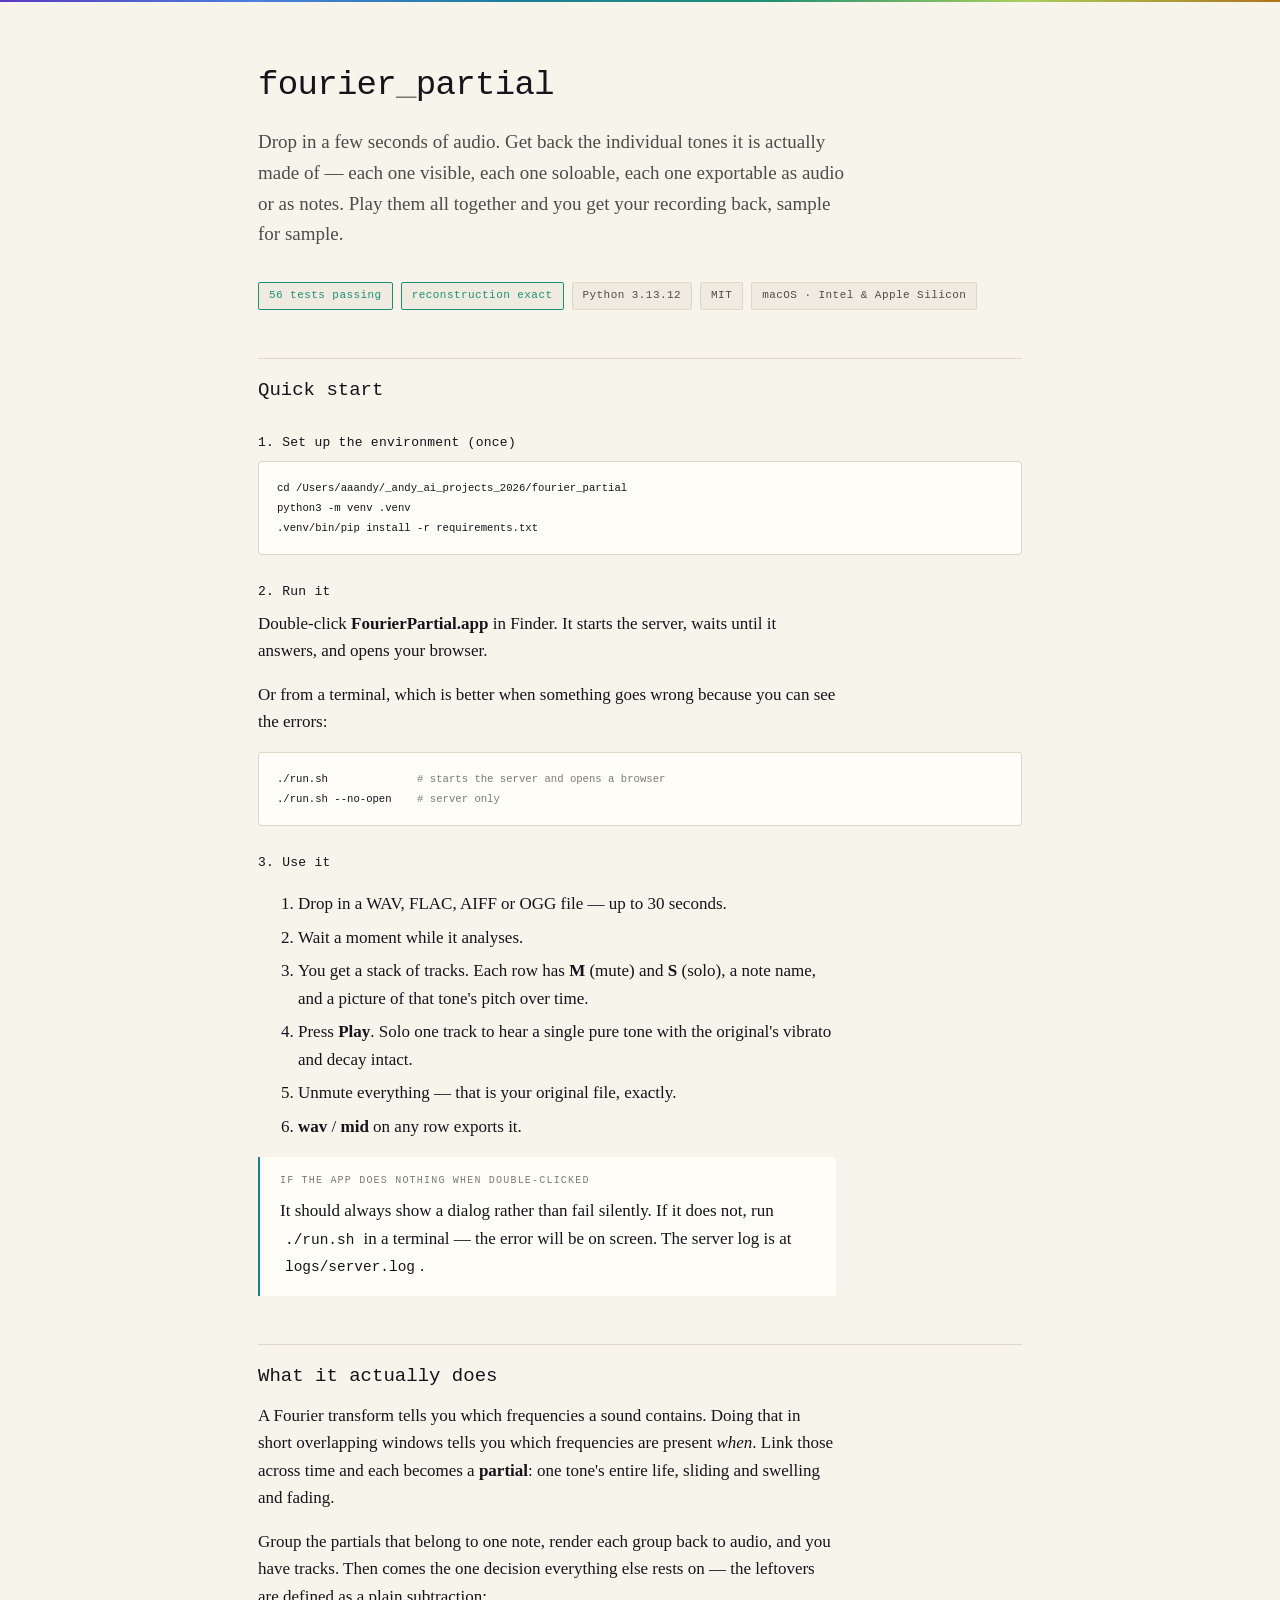
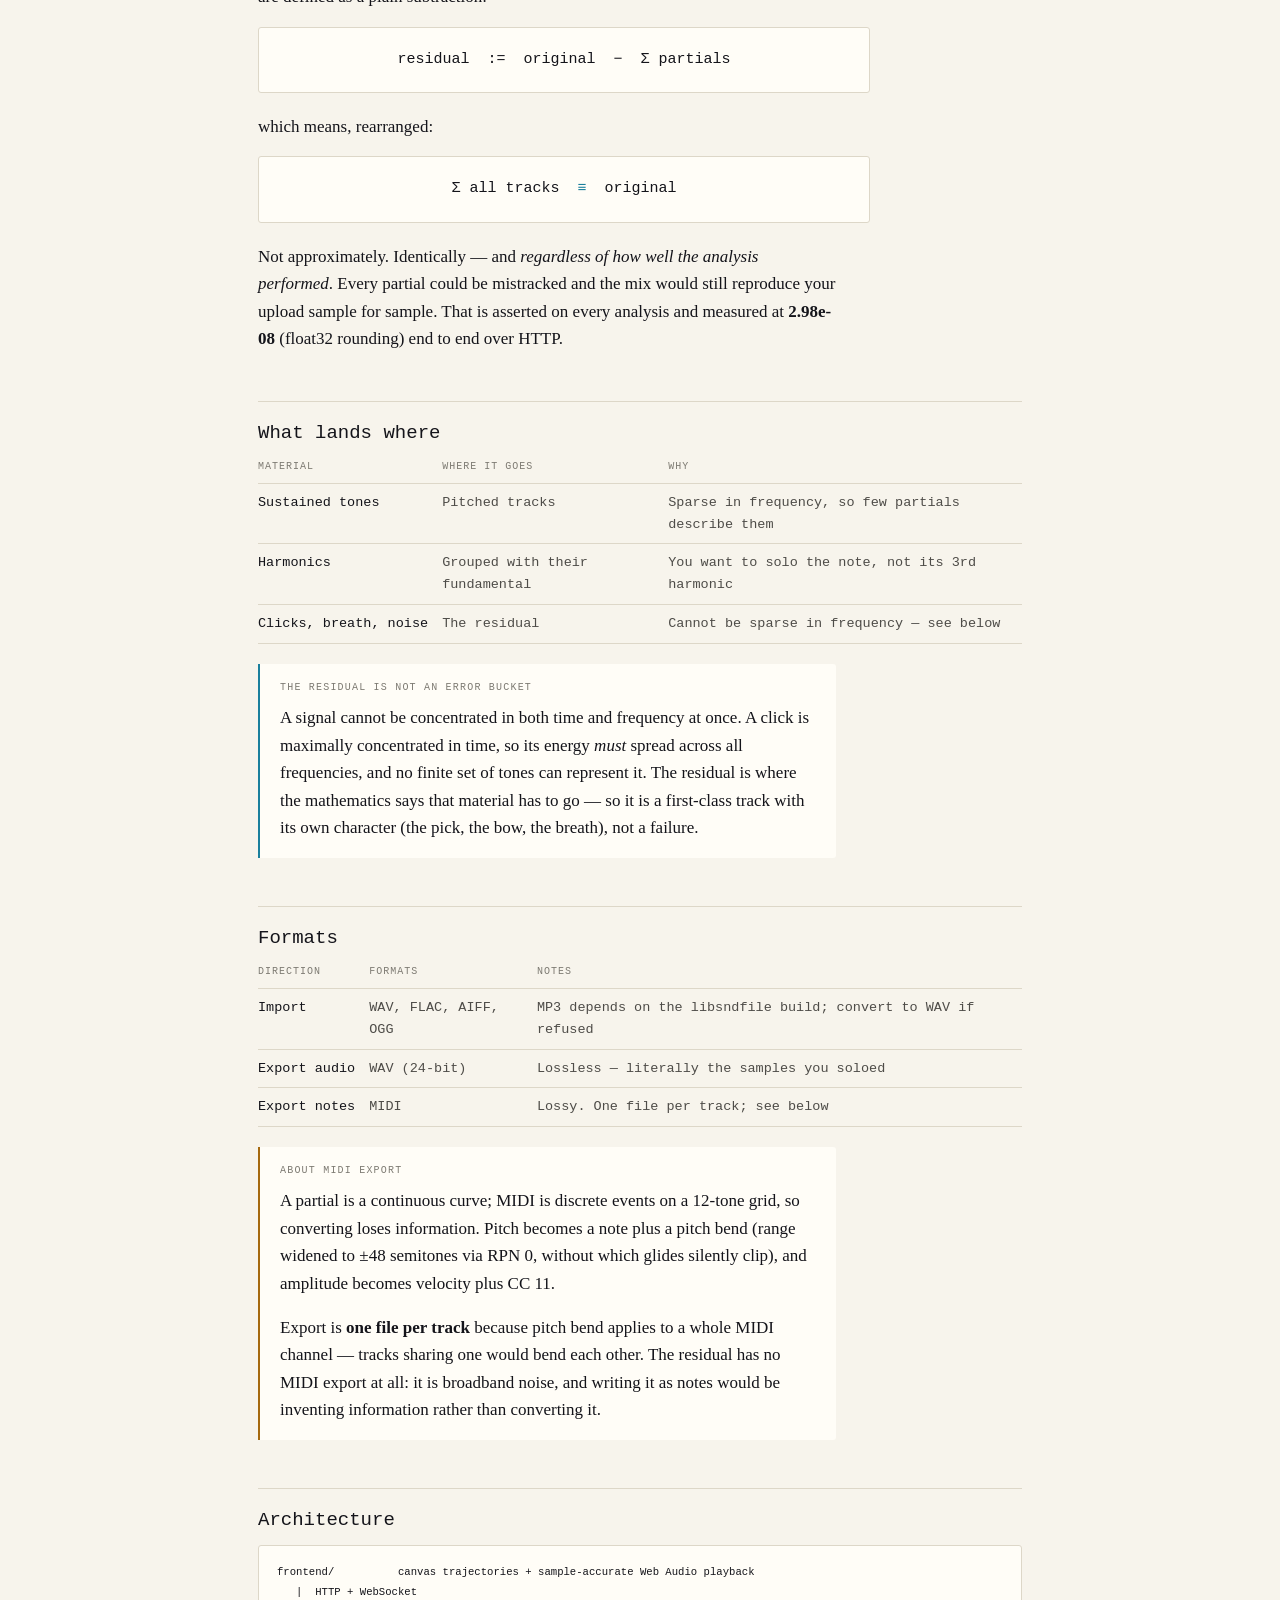
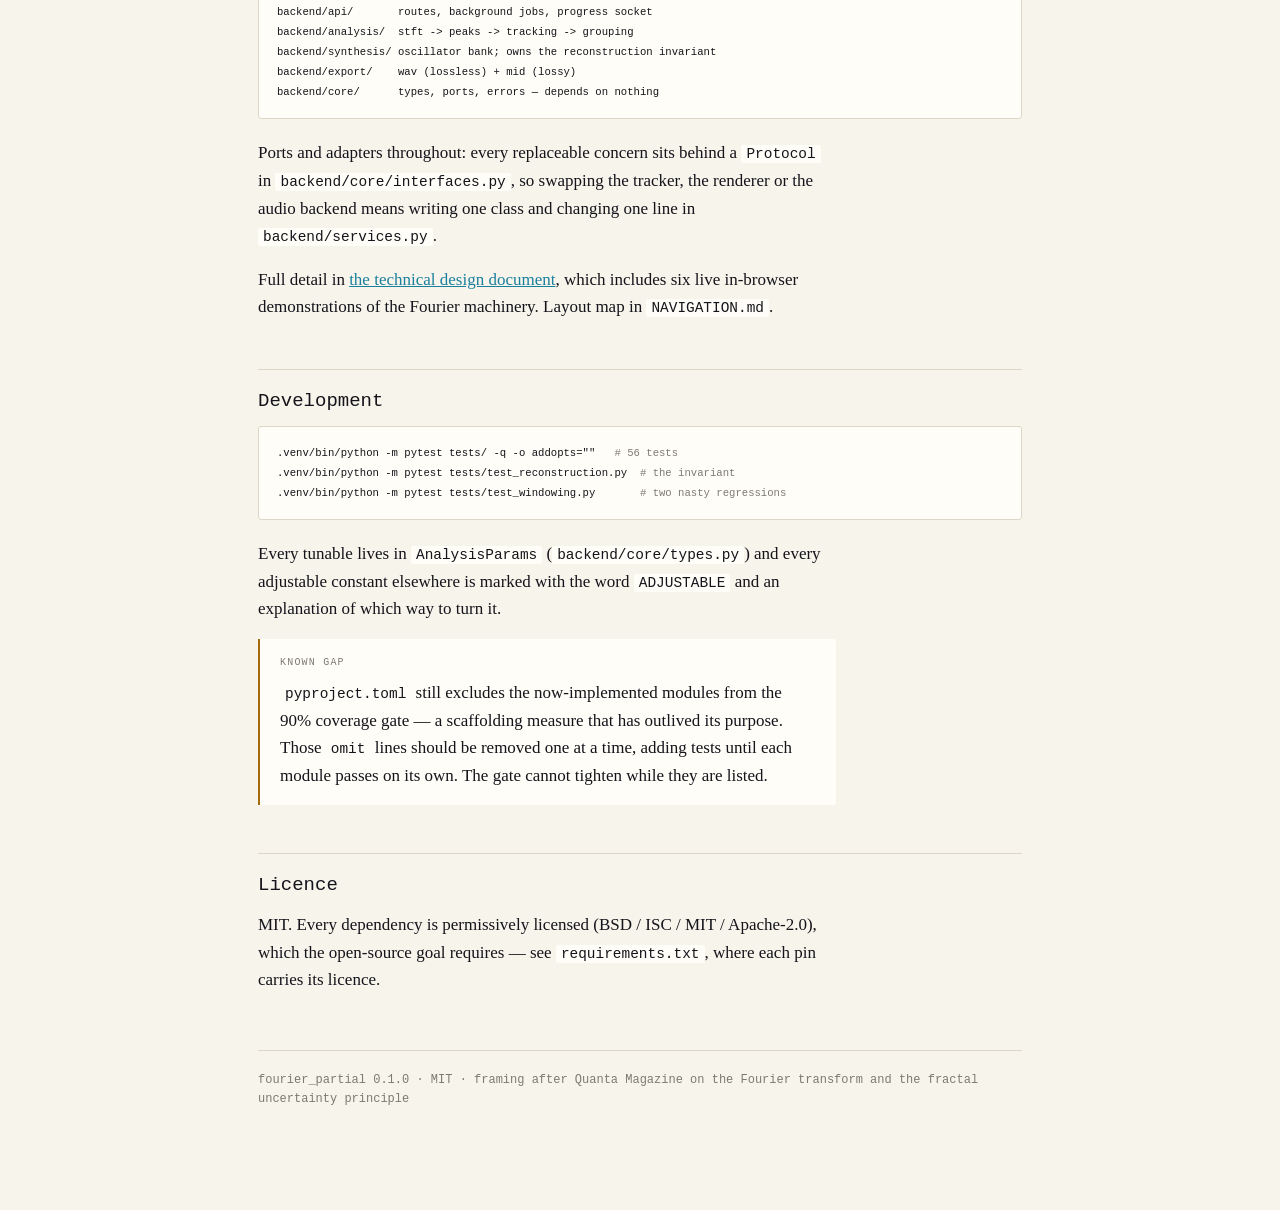
<file: README.html>
<!doctype html>
<html lang="en">
<head>
<meta charset="utf-8">
<meta name="viewport" content="width=device-width, initial-scale=1">
<title>fourier_partial — README</title>
<style>
:root{
  --ground:#08080b; --panel:#101016; --raised:#191921; --rule:#24242e;
  --ink:#e8e4d9; --ink-dim:#a8a49a; --ink-faint:#6e6b64;
  --spec-0:#7d5fe8; --spec-2:#35b5d8; --spec-3:#3fc9a8; --spec-5:#e8a33d;
  --accent:#35b5d8; --warn:#e8a33d; --danger:#e06a5a;
  --mono:ui-monospace,'SF Mono',SFMono-Regular,Menlo,Consolas,monospace;
  --body:'Iowan Old Style','Palatino Linotype',Palatino,Georgia,serif;
}
@media (prefers-color-scheme: light){
  :root:not([data-theme="dark"]){
    --ground:#f7f4ec; --panel:#fffdf7; --raised:#efebe0; --rule:#ddd7c8;
    --ink:#14141a; --ink-dim:#4e4c48; --ink-faint:#7d7a72;
    --spec-0:#5b39c4; --spec-2:#1a7f9c; --spec-3:#1f8f74; --spec-5:#b0731a;
    --accent:#1a7f9c; --warn:#a5690f; --danger:#b2402f;
  }
}
*{box-sizing:border-box}
body{margin:0;background:var(--ground);color:var(--ink);font-family:var(--body);
  font-size:17px;line-height:1.62;-webkit-font-smoothing:antialiased}
.rule{height:2px;border:0;margin:0;background:linear-gradient(90deg,
  var(--spec-0),#4a7fe0,var(--spec-2),var(--spec-3),#a8cf5c,var(--spec-5))}
.wrap{max-width:820px;margin:0 auto;padding:56px 28px 100px}
h1{font-family:var(--mono);font-size:34px;font-weight:500;letter-spacing:-.02em;margin:0 0 14px}
h1 .u{color:var(--ink-faint)}
.stand{font-size:19px;color:var(--ink-dim);margin:0 0 32px;max-width:62ch}
h2{font-family:var(--mono);font-size:19px;font-weight:500;margin:48px 0 10px;
  padding-top:16px;border-top:1px solid var(--rule)}
h3{font-family:var(--mono);font-size:13px;font-weight:500;letter-spacing:.02em;margin:26px 0 8px}
p,ul,ol{max-width:68ch}p{margin:0 0 16px}li{margin-bottom:6px}
a{color:var(--accent)}
code{font-family:var(--mono);font-size:.85em;background:var(--panel);padding:1px 5px;border-radius:2px}
pre{background:var(--panel);border:1px solid var(--rule);border-radius:3px;padding:16px 18px;
  overflow-x:auto;font-family:var(--mono);font-size:12.5px;line-height:1.6;margin:0 0 20px}
pre code{background:none;padding:0}
.badges{display:flex;flex-wrap:wrap;gap:8px;margin:0 0 30px}
.badge{font-family:var(--mono);font-size:11px;letter-spacing:.04em;padding:4px 10px;
  border-radius:2px;background:var(--raised);border:1px solid var(--rule);color:var(--ink-dim)}
.badge.ok{color:var(--spec-3);border-color:var(--spec-3)}
.tw{overflow-x:auto;margin:0 0 20px}
table{border-collapse:collapse;width:100%;font-family:var(--mono);font-size:13.5px}
th{text-align:left;font-size:10px;letter-spacing:.1em;text-transform:uppercase;
  color:var(--ink-faint);font-weight:500;padding:0 14px 8px 0;border-bottom:1px solid var(--rule)}
td{padding:8px 14px 8px 0;border-bottom:1px solid var(--rule);color:var(--ink-dim);vertical-align:top}
td:first-child{color:var(--ink);white-space:nowrap}
.callout{border-left:2px solid var(--accent);background:var(--panel);padding:16px 20px;
  margin:0 0 20px;max-width:68ch;border-radius:0 3px 3px 0}
.callout.warn{border-left-color:var(--warn)}
.callout p:last-child{margin-bottom:0}
.callout .lab{font-family:var(--mono);font-size:10px;letter-spacing:.12em;
  text-transform:uppercase;color:var(--ink-faint);margin:0 0 8px}
.inv{font-family:var(--mono);font-size:15px;text-align:center;padding:20px;background:var(--panel);
  border:1px solid var(--rule);border-radius:3px;margin:0 0 20px;max-width:68ch;overflow-x:auto}
.inv .em{color:var(--accent)}
footer{margin-top:56px;padding-top:20px;border-top:1px solid var(--rule);
  font-family:var(--mono);font-size:12px;color:var(--ink-faint)}
:focus-visible{outline:2px solid var(--accent);outline-offset:2px}
</style>
</head>
<body>
<hr class="rule">
<div class="wrap">

<h1>fourier<span class="u">_</span>partial</h1>
<p class="stand">
  Drop in a few seconds of audio. Get back the individual tones it is actually
  made of — each one visible, each one soloable, each one exportable as audio or
  as notes. Play them all together and you get your recording back, sample for
  sample.
</p>

<div class="badges">
  <span class="badge ok">56 tests passing</span>
  <span class="badge ok">reconstruction exact</span>
  <span class="badge">Python 3.13.12</span>
  <span class="badge">MIT</span>
  <span class="badge">macOS · Intel &amp; Apple Silicon</span>
</div>

<h2>Quick start</h2>

<h3>1. Set up the environment (once)</h3>
<pre><code>cd /Users/aaandy/_andy_ai_projects_2026/fourier_partial
python3 -m venv .venv
.venv/bin/pip install -r requirements.txt</code></pre>

<h3>2. Run it</h3>
<p>Double-click <strong>FourierPartial.app</strong> in Finder. It starts the server, waits
until it answers, and opens your browser.</p>

<p>Or from a terminal, which is better when something goes wrong because you can
see the errors:</p>
<pre><code>./run.sh              <span style="color:var(--ink-faint)"># starts the server and opens a browser</span>
./run.sh --no-open    <span style="color:var(--ink-faint)"># server only</span></code></pre>

<h3>3. Use it</h3>
<ol>
  <li>Drop in a WAV, FLAC, AIFF or OGG file — up to 30 seconds.</li>
  <li>Wait a moment while it analyses.</li>
  <li>You get a stack of tracks. Each row has <strong>M</strong> (mute) and <strong>S</strong> (solo),
      a note name, and a picture of that tone's pitch over time.</li>
  <li>Press <strong>Play</strong>. Solo one track to hear a single pure tone with the
      original's vibrato and decay intact.</li>
  <li>Unmute everything — that is your original file, exactly.</li>
  <li><strong>wav</strong> / <strong>mid</strong> on any row exports it.</li>
</ol>

<div class="callout">
  <p class="lab">If the app does nothing when double-clicked</p>
  <p>
    It should always show a dialog rather than fail silently. If it does not,
    run <code>./run.sh</code> in a terminal — the error will be on screen. The
    server log is at <code>logs/server.log</code>.
  </p>
</div>

<h2>What it actually does</h2>

<p>
  A Fourier transform tells you which frequencies a sound contains. Doing that
  in short overlapping windows tells you which frequencies are present
  <em>when</em>. Link those across time and each becomes a <strong>partial</strong>: one tone's
  entire life, sliding and swelling and fading.
</p>
<p>
  Group the partials that belong to one note, render each group back to audio,
  and you have tracks. Then comes the one decision everything else rests on —
  the leftovers are defined as a plain subtraction:
</p>

<div class="inv">residual &nbsp;:=&nbsp; original &nbsp;&minus;&nbsp; &Sigma; partials</div>

<p>which means, rearranged:</p>

<div class="inv">&Sigma; all tracks &nbsp;<span class="em">&equiv;</span>&nbsp; original</div>

<p>
  Not approximately. Identically — and <em>regardless of how well the analysis
  performed</em>. Every partial could be mistracked and the mix would still
  reproduce your upload sample for sample. That is asserted on every analysis
  and measured at <strong>2.98e-08</strong> (float32 rounding) end to end over HTTP.
</p>

<h2>What lands where</h2>
<div class="tw">
<table>
  <thead><tr><th>Material</th><th>Where it goes</th><th>Why</th></tr></thead>
  <tbody>
    <tr><td>Sustained tones</td><td>Pitched tracks</td><td>Sparse in frequency, so few partials describe them</td></tr>
    <tr><td>Harmonics</td><td>Grouped with their fundamental</td><td>You want to solo the note, not its 3rd harmonic</td></tr>
    <tr><td>Clicks, breath, noise</td><td>The residual</td><td>Cannot be sparse in frequency — see below</td></tr>
  </tbody>
</table>
</div>

<div class="callout">
  <p class="lab">The residual is not an error bucket</p>
  <p>
    A signal cannot be concentrated in both time and frequency at once. A click
    is maximally concentrated in time, so its energy <em>must</em> spread across all
    frequencies, and no finite set of tones can represent it. The residual is
    where the mathematics says that material has to go — so it is a first-class
    track with its own character (the pick, the bow, the breath), not a failure.
  </p>
</div>

<h2>Formats</h2>
<div class="tw">
<table>
  <thead><tr><th>Direction</th><th>Formats</th><th>Notes</th></tr></thead>
  <tbody>
    <tr><td>Import</td><td>WAV, FLAC, AIFF, OGG</td><td>MP3 depends on the libsndfile build; convert to WAV if refused</td></tr>
    <tr><td>Export audio</td><td>WAV (24-bit)</td><td>Lossless — literally the samples you soloed</td></tr>
    <tr><td>Export notes</td><td>MIDI</td><td>Lossy. One file per track; see below</td></tr>
  </tbody>
</table>
</div>

<div class="callout warn">
  <p class="lab">About MIDI export</p>
  <p>
    A partial is a continuous curve; MIDI is discrete events on a 12-tone grid,
    so converting loses information. Pitch becomes a note plus a pitch bend (range
    widened to &plusmn;48 semitones via RPN 0, without which glides silently clip),
    and amplitude becomes velocity plus CC 11.
  </p>
  <p>
    Export is <strong>one file per track</strong> because pitch bend applies to a whole MIDI
    channel — tracks sharing one would bend each other. The residual has no MIDI
    export at all: it is broadband noise, and writing it as notes would be
    inventing information rather than converting it.
  </p>
</div>

<h2>Architecture</h2>
<pre><code>frontend/          canvas trajectories + sample-accurate Web Audio playback
   |  HTTP + WebSocket
backend/api/       routes, background jobs, progress socket
backend/analysis/  stft -> peaks -> tracking -> grouping
backend/synthesis/ oscillator bank; owns the reconstruction invariant
backend/export/    wav (lossless) + mid (lossy)
backend/core/      types, ports, errors — depends on nothing</code></pre>
<p>
  Ports and adapters throughout: every replaceable concern sits behind a
  <code>Protocol</code> in <code>backend/core/interfaces.py</code>, so swapping the tracker, the
  renderer or the audio backend means writing one class and changing one line in
  <code>backend/services.py</code>.
</p>
<p>
  Full detail in <a href="TDD_fourier_partial.html">the technical design document</a>,
  which includes six live in-browser demonstrations of the Fourier machinery.
  Layout map in <code>NAVIGATION.md</code>.
</p>

<h2>Development</h2>
<pre><code>.venv/bin/python -m pytest tests/ -q -o addopts=""   <span style="color:var(--ink-faint)"># 56 tests</span>
.venv/bin/python -m pytest tests/test_reconstruction.py  <span style="color:var(--ink-faint)"># the invariant</span>
.venv/bin/python -m pytest tests/test_windowing.py       <span style="color:var(--ink-faint)"># two nasty regressions</span></code></pre>
<p>
  Every tunable lives in <code>AnalysisParams</code> (<code>backend/core/types.py</code>) and every
  adjustable constant elsewhere is marked with the word <code>ADJUSTABLE</code> and an
  explanation of which way to turn it.
</p>

<div class="callout warn">
  <p class="lab">Known gap</p>
  <p>
    <code>pyproject.toml</code> still excludes the now-implemented modules from the 90%
    coverage gate — a scaffolding measure that has outlived its purpose. Those
    <code>omit</code> lines should be removed one at a time, adding tests until each module
    passes on its own. The gate cannot tighten while they are listed.
  </p>
</div>

<h2>Licence</h2>
<p>
  MIT. Every dependency is permissively licensed (BSD / ISC / MIT / Apache-2.0),
  which the open-source goal requires — see <code>requirements.txt</code>, where each pin
  carries its licence.
</p>

<footer>
  fourier_partial 0.1.0 · MIT · framing after Quanta Magazine on the Fourier
  transform and the fractal uncertainty principle
</footer>

</div>
</body>
</html>
</file>
